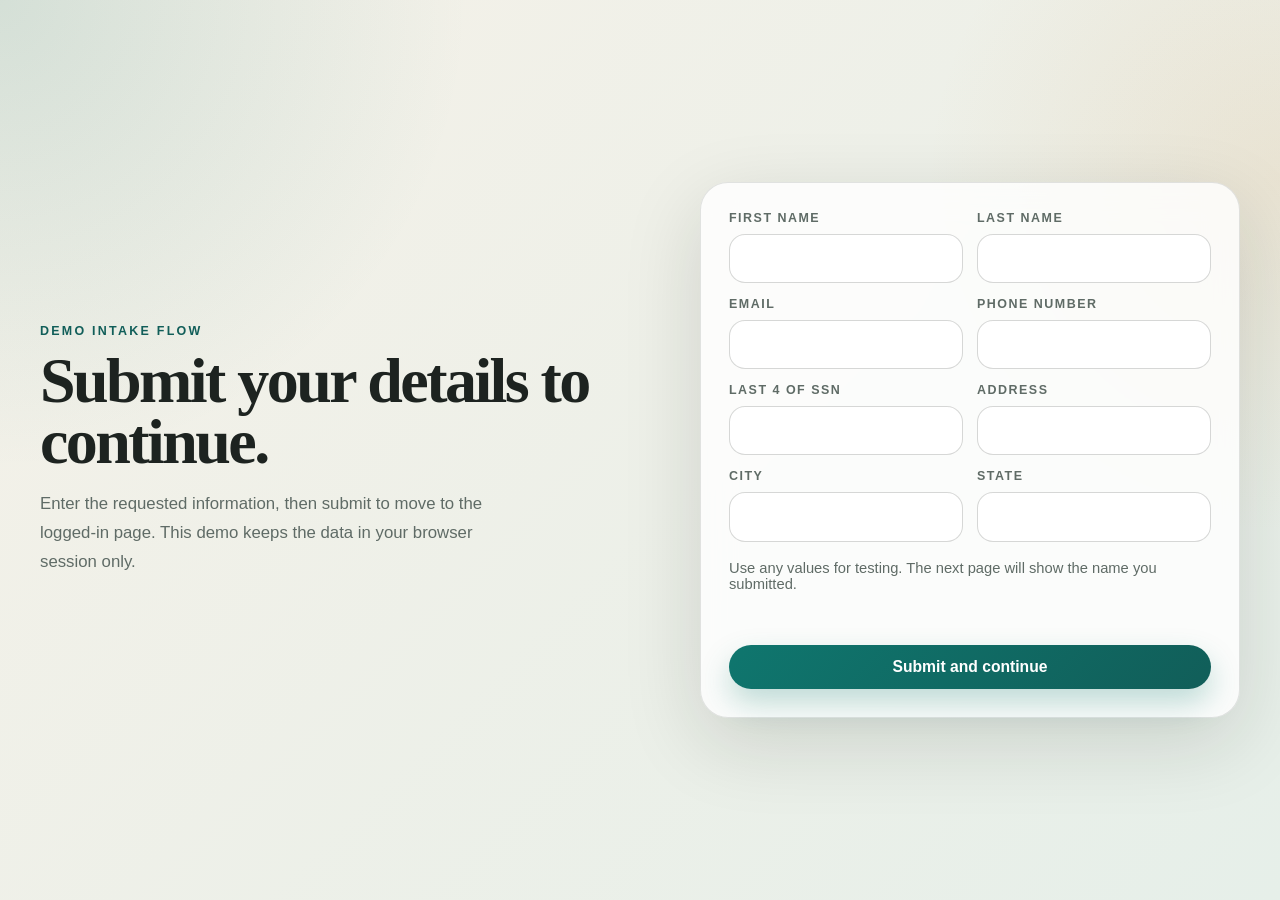
<file: index.html>
<!DOCTYPE html>
<html lang="en">
<head>
  <meta charset="UTF-8">
  <meta name="viewport" content="width=device-width, initial-scale=1.0">
  <title>Secure Intake Demo</title>
  <link rel="stylesheet" href="styles.css">
  <script defer src="app.js"></script>
</head>
<body>
  <main class="shell">
    <section class="hero">
      <p class="eyebrow">Demo intake flow</p>
      <h1>Submit your details to continue.</h1>
      <p class="lede">Enter the requested information, then submit to move to the logged-in page. This demo keeps the data in your browser session only.</p>
    </section>

    <section class="card">
      <form id="intake-form" novalidate>
        <div class="grid">
          <label>
            <span>First name</span>
            <input type="text" name="firstName" autocomplete="given-name" required>
          </label>
          <label>
            <span>Last name</span>
            <input type="text" name="lastName" autocomplete="family-name" required>
          </label>
          <label>
            <span>Email</span>
            <input type="email" name="email" autocomplete="email" required>
          </label>
          <label>
            <span>Phone number</span>
            <input type="tel" name="phone" autocomplete="tel" inputmode="tel" required>
          </label>
          <label>
            <span>Last 4 of SSN</span>
            <input type="text" name="ssnLast4" inputmode="numeric" maxlength="4" pattern="[0-9]{4}" required>
          </label>
          <label>
            <span>Address</span>
            <input type="text" name="address" autocomplete="street-address" required>
          </label>
          <label>
            <span>City</span>
            <input type="text" name="city" autocomplete="address-level2" required>
          </label>
          <label>
            <span>State</span>
            <input type="text" name="state" autocomplete="address-level1" maxlength="2" required>
          </label>
        </div>

        <p class="hint">Use any values for testing. The next page will show the name you submitted.</p>
        <p class="error" id="form-error" aria-live="polite"></p>

        <button type="submit" class="submit-btn">Submit and continue</button>
      </form>
    </section>
  </main>
</body>
</html>
</file>
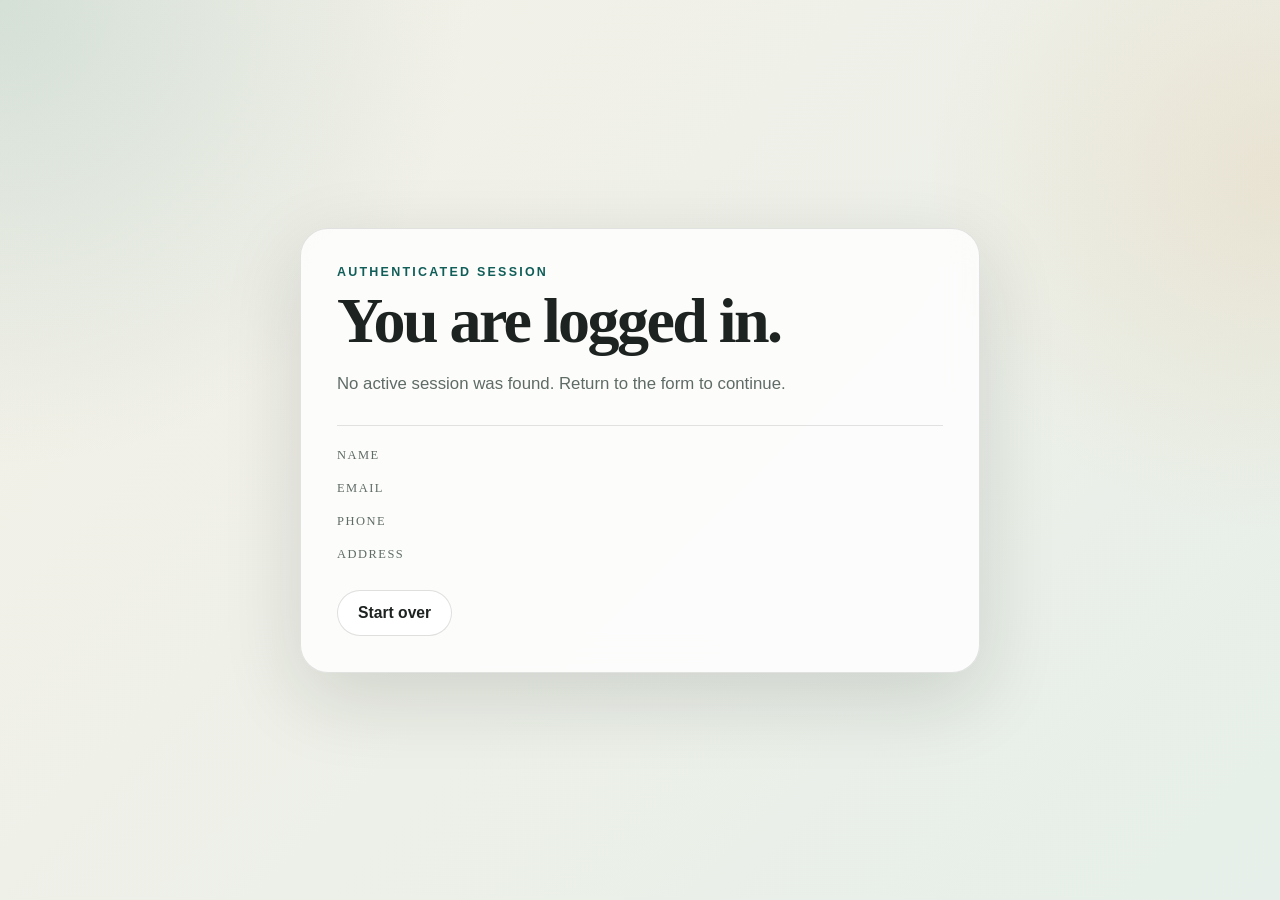
<file: dashboard.html>
<!DOCTYPE html>
<html lang="en">
<head>
  <meta charset="UTF-8">
  <meta name="viewport" content="width=device-width, initial-scale=1.0">
  <title>Logged In</title>
  <link rel="stylesheet" href="styles.css">
  <script defer src="app.js"></script>
</head>
<body>
  <main class="shell shell--centered">
    <section class="card card--dashboard">
      <p class="eyebrow">Authenticated session</p>
      <h1>You are logged in.</h1>
      <p class="lede" id="welcome-copy">Loading your session details...</p>

      <div class="details" id="user-details" hidden>
        <div><span>Name</span><strong id="full-name"></strong></div>
        <div><span>Email</span><strong id="email"></strong></div>
        <div><span>Phone</span><strong id="phone"></strong></div>
        <div><span>Address</span><strong id="address"></strong></div>
      </div>

      <a class="secondary-link" href="index.html">Start over</a>
    </section>
  </main>
</body>
</html>
</file>
<file: styles.css>
:root {
  color-scheme: light;
  --bg: #f5f1e8;
  --bg-alt: #e6efe9;
  --surface: rgba(255, 255, 255, 0.8);
  --surface-strong: #ffffff;
  --text: #1d2320;
  --muted: #5f6b66;
  --accent: #0f766e;
  --accent-dark: #115e59;
  --border: rgba(29, 35, 32, 0.12);
  --shadow: 0 24px 80px rgba(20, 28, 24, 0.14);
}

* {
  box-sizing: border-box;
}

html, body {
  min-height: 100%;
}

body {
  margin: 0;
  font-family: "Georgia", "Times New Roman", serif;
  color: var(--text);
  background:
    radial-gradient(circle at top left, rgba(15, 118, 110, 0.14), transparent 30%),
    radial-gradient(circle at right 20%, rgba(221, 160, 94, 0.16), transparent 24%),
    linear-gradient(135deg, var(--bg), var(--bg-alt));
}

.shell {
  min-height: 100vh;
  display: grid;
  grid-template-columns: minmax(280px, 1fr) minmax(320px, 540px);
  gap: 32px;
  align-items: center;
  padding: 40px;
}

.shell--centered {
  grid-template-columns: minmax(320px, 680px);
  justify-content: center;
}

.hero, .card {
  animation: float-in 520ms ease-out both;
}

.hero {
  max-width: 560px;
}

.eyebrow {
  margin: 0 0 12px;
  text-transform: uppercase;
  letter-spacing: 0.18em;
  font: 700 0.78rem/1.2 "Merchant", sans-serif;
  color: var(--accent-dark);
}

h1 {
  margin: 0;
  font-size: clamp(2.5rem, 5vw, 4.8rem);
  line-height: 0.95;
  letter-spacing: -0.04em;
}

.lede {
  margin: 18px 0 0;
  max-width: 52ch;
  font: 400 1.05rem/1.7 "Merchant", sans-serif;
  color: var(--muted);
}

.card {
  background: var(--surface);
  backdrop-filter: blur(16px);
  border: 1px solid var(--border);
  border-radius: 28px;
  box-shadow: var(--shadow);
  padding: 28px;
}

.card--dashboard {
  padding: 36px;
}

form {
  display: grid;
  gap: 18px;
}

.grid {
  display: grid;
  grid-template-columns: repeat(2, minmax(0, 1fr));
  gap: 14px;
}

label {
  display: grid;
  gap: 8px;
  font: 600 0.88rem/1.2 "Merchant", sans-serif;
  color: var(--text);
}

label span,
.details span {
  color: var(--muted);
  font-size: 0.78rem;
  text-transform: uppercase;
  letter-spacing: 0.12em;
}

input {
  width: 100%;
  border: 1px solid rgba(29, 35, 32, 0.18);
  border-radius: 16px;
  padding: 14px 16px;
  font: 400 1rem/1.2 "Merchant", sans-serif;
  color: var(--text);
  background: rgba(255, 255, 255, 0.9);
  outline: none;
  transition: border-color 120ms ease, box-shadow 120ms ease, transform 120ms ease;
}

input:focus {
  border-color: var(--accent);
  box-shadow: 0 0 0 4px rgba(15, 118, 110, 0.14);
  transform: translateY(-1px);
}

.hint,
.error,
.secondary-link,
.details strong {
  font-family: "Merchant", sans-serif;
}

.hint {
  margin: 0;
  color: var(--muted);
  font-size: 0.92rem;
}

.error {
  min-height: 1.2em;
  margin: 0;
  color: #b91c1c;
  font-size: 0.92rem;
}

.submit-btn,
.secondary-link {
  display: inline-flex;
  align-items: center;
  justify-content: center;
  border-radius: 999px;
  padding: 14px 20px;
  font: 700 0.98rem/1 "Merchant", sans-serif;
  text-decoration: none;
  cursor: pointer;
}

.submit-btn {
  border: 0;
  color: #fff;
  background: linear-gradient(135deg, var(--accent), var(--accent-dark));
  box-shadow: 0 14px 30px rgba(15, 118, 110, 0.26);
}

.secondary-link {
  margin-top: 24px;
  width: fit-content;
  border: 1px solid rgba(29, 35, 32, 0.14);
  color: var(--text);
  background: rgba(255, 255, 255, 0.72);
}

.details {
  display: grid;
  gap: 14px;
  margin-top: 26px;
  padding-top: 22px;
  border-top: 1px solid var(--border);
}

.details div {
  display: grid;
  gap: 4px;
}

.details strong {
  font-size: 1rem;
  font-weight: 700;
}

.confetti-layer {
  position: fixed;
  inset: 0;
  pointer-events: none;
  overflow: hidden;
  z-index: 9999;
}

.confetti-piece {
  position: absolute;
  top: -12vh;
  border-radius: 999px;
  opacity: 0;
  animation-name: confetti-fall;
  animation-timing-function: cubic-bezier(0.12, 0.7, 0.2, 1);
  animation-fill-mode: forwards;
  box-shadow: 0 0 0 1px rgba(255, 255, 255, 0.18) inset;
}

@keyframes float-in {
  from {
    opacity: 0;
    transform: translateY(18px);
  }
  to {
    opacity: 1;
    transform: translateY(0);
  }
}

@keyframes confetti-fall {
  0% {
    opacity: 0;
    transform: translate3d(0, 0, 0) rotate(0deg);
  }
  10% {
    opacity: 1;
  }
  100% {
    opacity: 1;
    transform: translate3d(var(--drift), 112vh, 0) rotate(var(--spin));
  }
}

@media (max-width: 920px) {
  .shell {
    grid-template-columns: 1fr;
    padding: 24px;
  }

  .grid {
    grid-template-columns: 1fr;
  }
}

@media (max-width: 560px) {
  .card {
    padding: 20px;
    border-radius: 22px;
  }

  .card--dashboard {
    padding: 24px;
  }

  h1 {
    font-size: clamp(2rem, 12vw, 3.1rem);
  }
}
</file>
